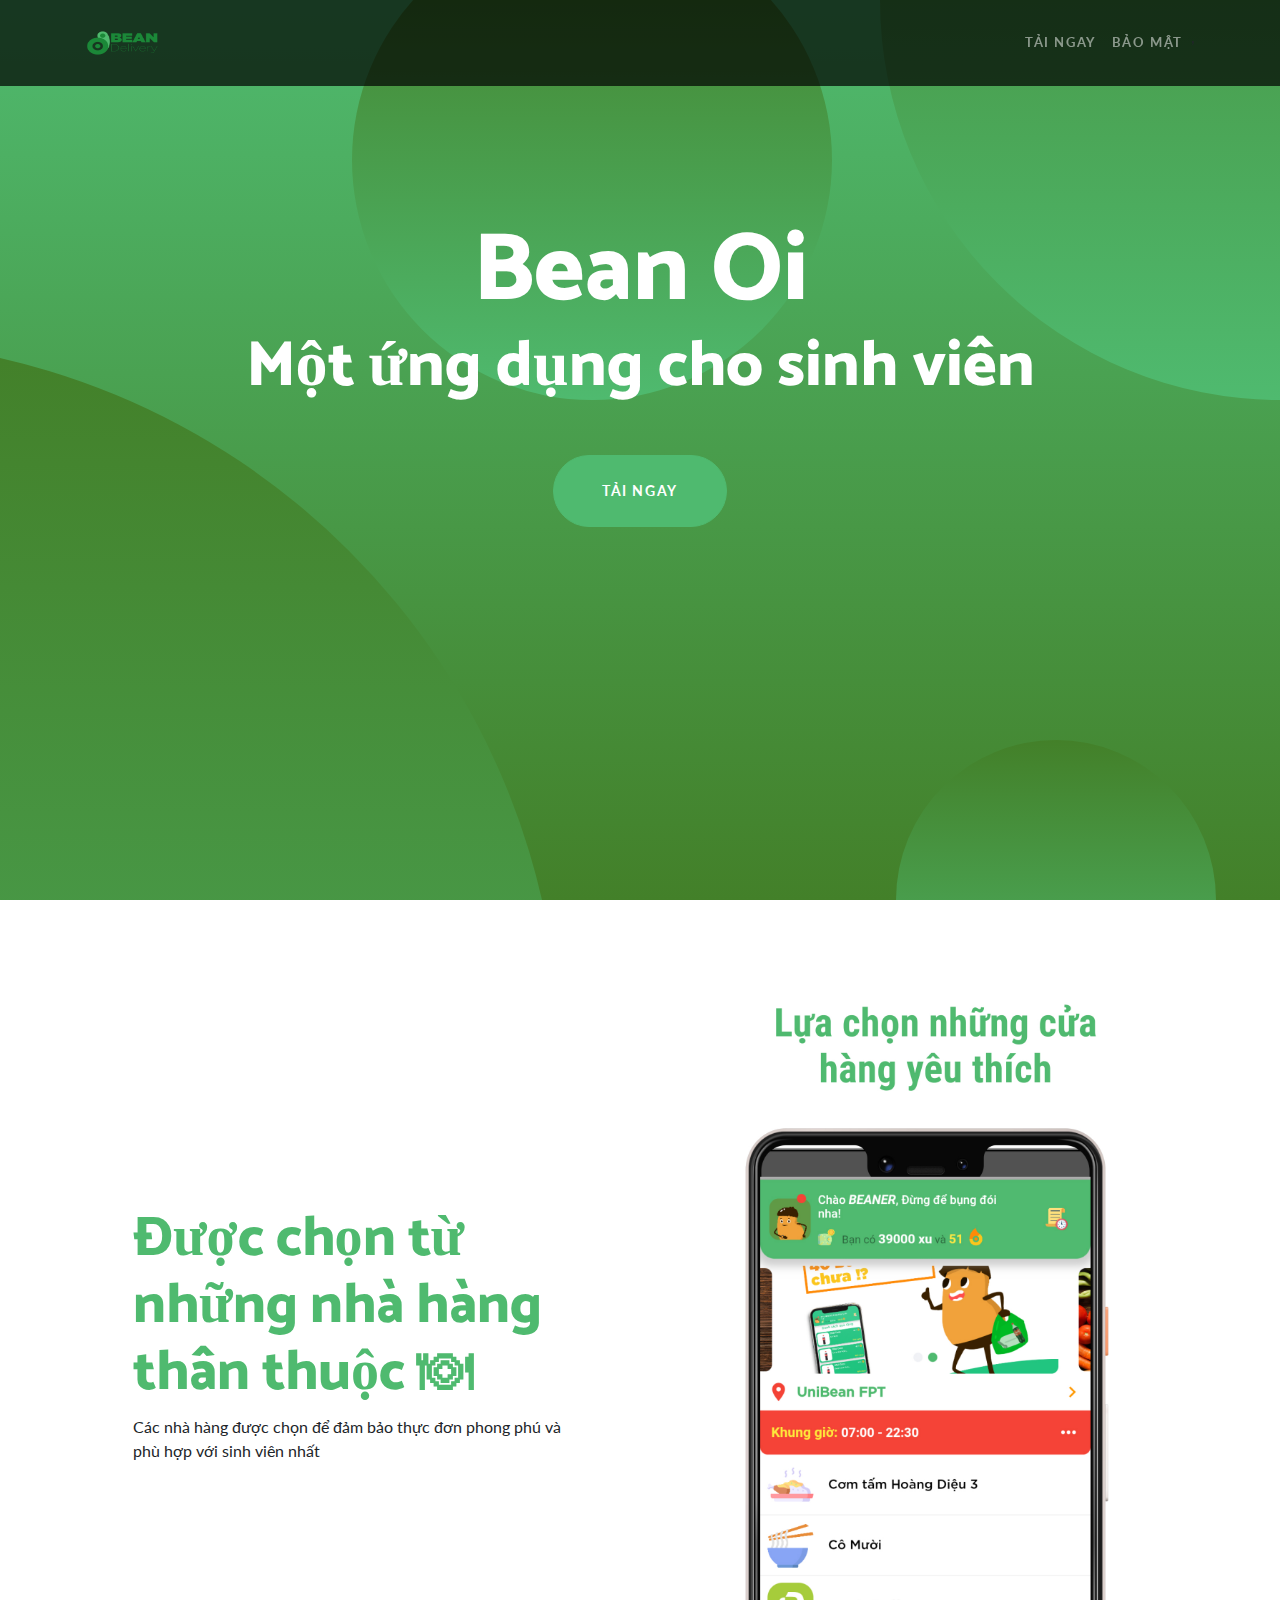
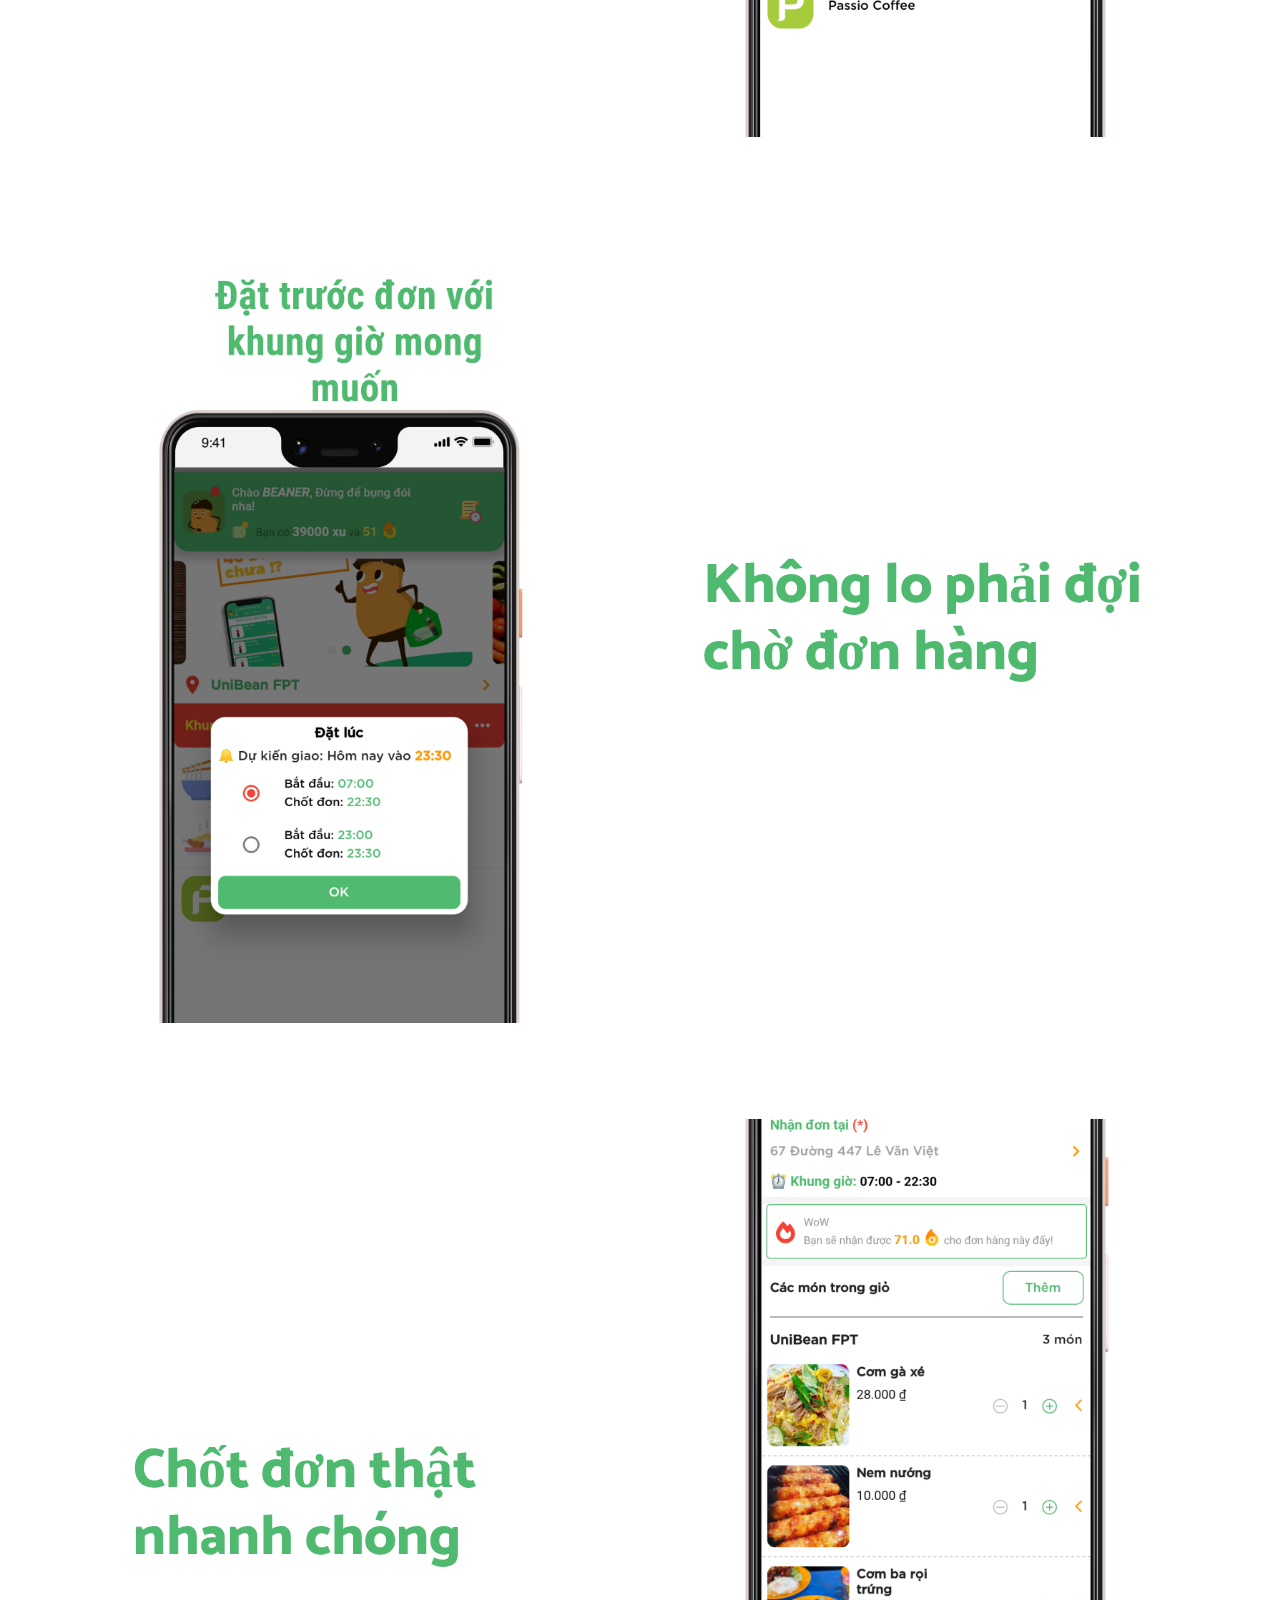
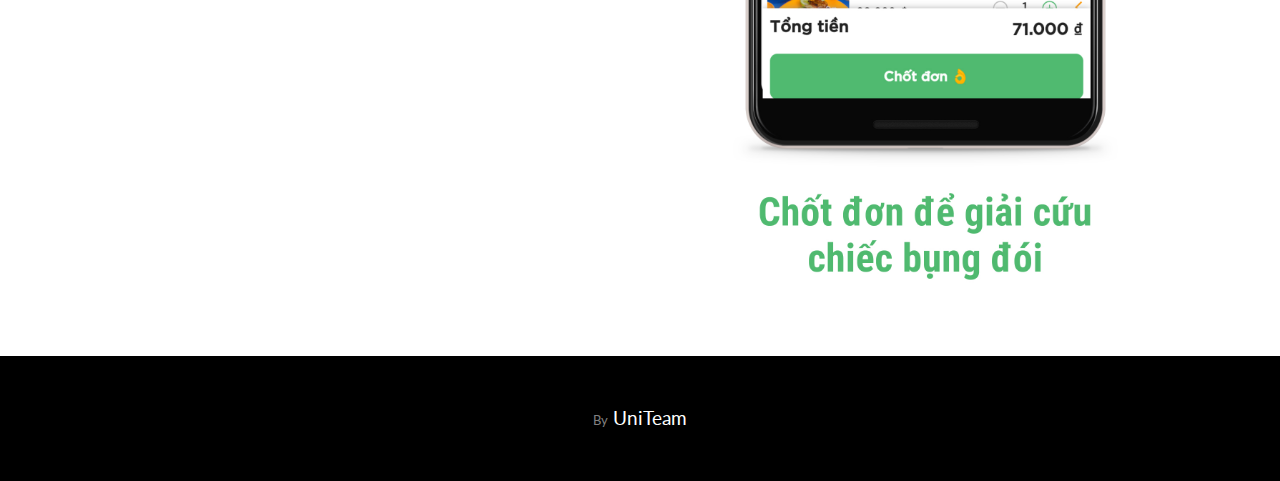
<file: index.html>
<!DOCTYPE html>
<html lang="en">
  <head>
    <meta charset="utf-8" />
    <meta
      name="viewport"
      content="width=device-width, initial-scale=1, shrink-to-fit=no"
    />
    <meta name="description" content="" />
    <meta name="author" content="" />

    <title>BeanOi - Giao cơm thật tiện ích</title>

    <!-- Bootstrap core CSS -->
    <link href="vendor/bootstrap/css/bootstrap.min.css" rel="stylesheet" />

    <!-- Custom fonts for this template -->
    <link
      href="https://fonts.googleapis.com/css?family=Catamaran:100,200,300,400,500,600,700,800,900"
      rel="stylesheet"
    />
    <link
      href="https://fonts.googleapis.com/css?family=Lato:100,100i,300,300i,400,400i,700,700i,900,900i"
      rel="stylesheet"
    />

    <!-- Custom styles for this template -->
    <link href="css/one-page-wonder.min.css" rel="stylesheet" />
  </head>

  <body>
    <!-- Navigation -->
    <nav class="navbar navbar-expand-lg navbar-dark navbar-custom fixed-top">
      <div class="container">
        <a class="navbar-brand" href="">
          <img
            src="./img/logo.png"
            alt="Logo"
            srcset=""
            width="75"
            height="60"
          />
        </a>
        <button
          class="navbar-toggler"
          type="button"
          data-toggle="collapse"
          data-target="#navbarResponsive"
          aria-controls="navbarResponsive"
          aria-expanded="false"
          aria-label="Toggle navigation"
        >
          <span class="navbar-toggler-icon"></span>
        </button>
        <div class="collapse navbar-collapse" id="navbarResponsive">
          <ul class="navbar-nav ml-auto">
            <li class="nav-item">
              <a
                target="_blank"
                class="nav-link"
                href="https://play.google.com/store/apps/details?id=com.unibean.unidelivery"
                >Tải ngay</a
              >
            </li>
            <li class="nav-item">
              <a class="nav-link" href="privacy.html">Bảo mật</a>
            </li>
            ,
          </ul>
        </div>
      </div>
    </nav>

    <header class="masthead text-center text-white">
      <div class="masthead-content">
        <div class="container">
          <h1 class="masthead-heading mb-0">Bean Oi</h1>
          <h2 class="masthead-subheading mb-0">Một ứng dụng cho sinh viên</h2>
          <a
            href="https://play.google.com/store/apps/details?id=com.unibean.unidelivery"
            class="btn btn-primary btn-xl rounded-pill mt-5"
            target="_blank"
            >Tải ngay</a
          >
        </div>
      </div>
      <div class="bg-circle-1 bg-circle"></div>
      <div class="bg-circle-2 bg-circle"></div>
      <div class="bg-circle-3 bg-circle"></div>
      <div class="bg-circle-4 bg-circle"></div>
    </header>

    <section>
      <div class="container">
        <div class="row align-items-center">
          <div class="col-lg-6 order-lg-2">
            <div class="p-5">
              <img class="img-fluid" src="img/Android 1.jpg" alt="" />
            </div>
          </div>
          <div class="col-lg-6 order-lg-1">
            <div class="p-5">
              <h2 class="display-4">
                Được chọn từ những nhà hàng thân thuộc 🍽
              </h2>
              <p>
                Các nhà hàng được chọn để đảm bảo thực đơn phong phú và phù hợp
                với sinh viên nhất
              </p>
            </div>
          </div>
        </div>
      </div>
    </section>

    <section>
      <div class="container">
        <div class="row align-items-center">
          <div class="col-lg-6">
            <div class="p-5">
              <img class="img-fluid" src="img/Android 4.jpg" alt="" />
            </div>
          </div>
          <div class="col-lg-6">
            <div class="p-5">
              <h2 class="display-4">Không lo phải đợi chờ đơn hàng</h2>
              <p></p>
            </div>
          </div>
        </div>
      </div>
    </section>

    <section>
      <div class="container">
        <div class="row align-items-center">
          <div class="col-lg-6 order-lg-2">
            <div class="p-5">
              <img class="img-fluid" src="img/Android 5.jpg" alt="" />
            </div>
          </div>
          <div class="col-lg-6 order-lg-1">
            <div class="p-5">
              <h2 class="display-4">Chốt đơn thật nhanh chóng</h2>
              <p></p>
            </div>
          </div>
        </div>
      </div>
    </section>

    <!-- Footer -->
    <footer class="py-5 bg-black">
      <div class="container">
        <p class="m-0 text-center text-white small" style="font-size: 1.2rem">
          <span style="color: grey; font-size: 0.8rem">By</span> UniTeam
        </p>
      </div>
      <!-- /.container -->
    </footer>

    <!-- Bootstrap core JavaScript -->
    <script src="vendor/jquery/jquery.min.js"></script>
    <script src="vendor/bootstrap/js/bootstrap.bundle.min.js"></script>
  </body>
</html>
</file>
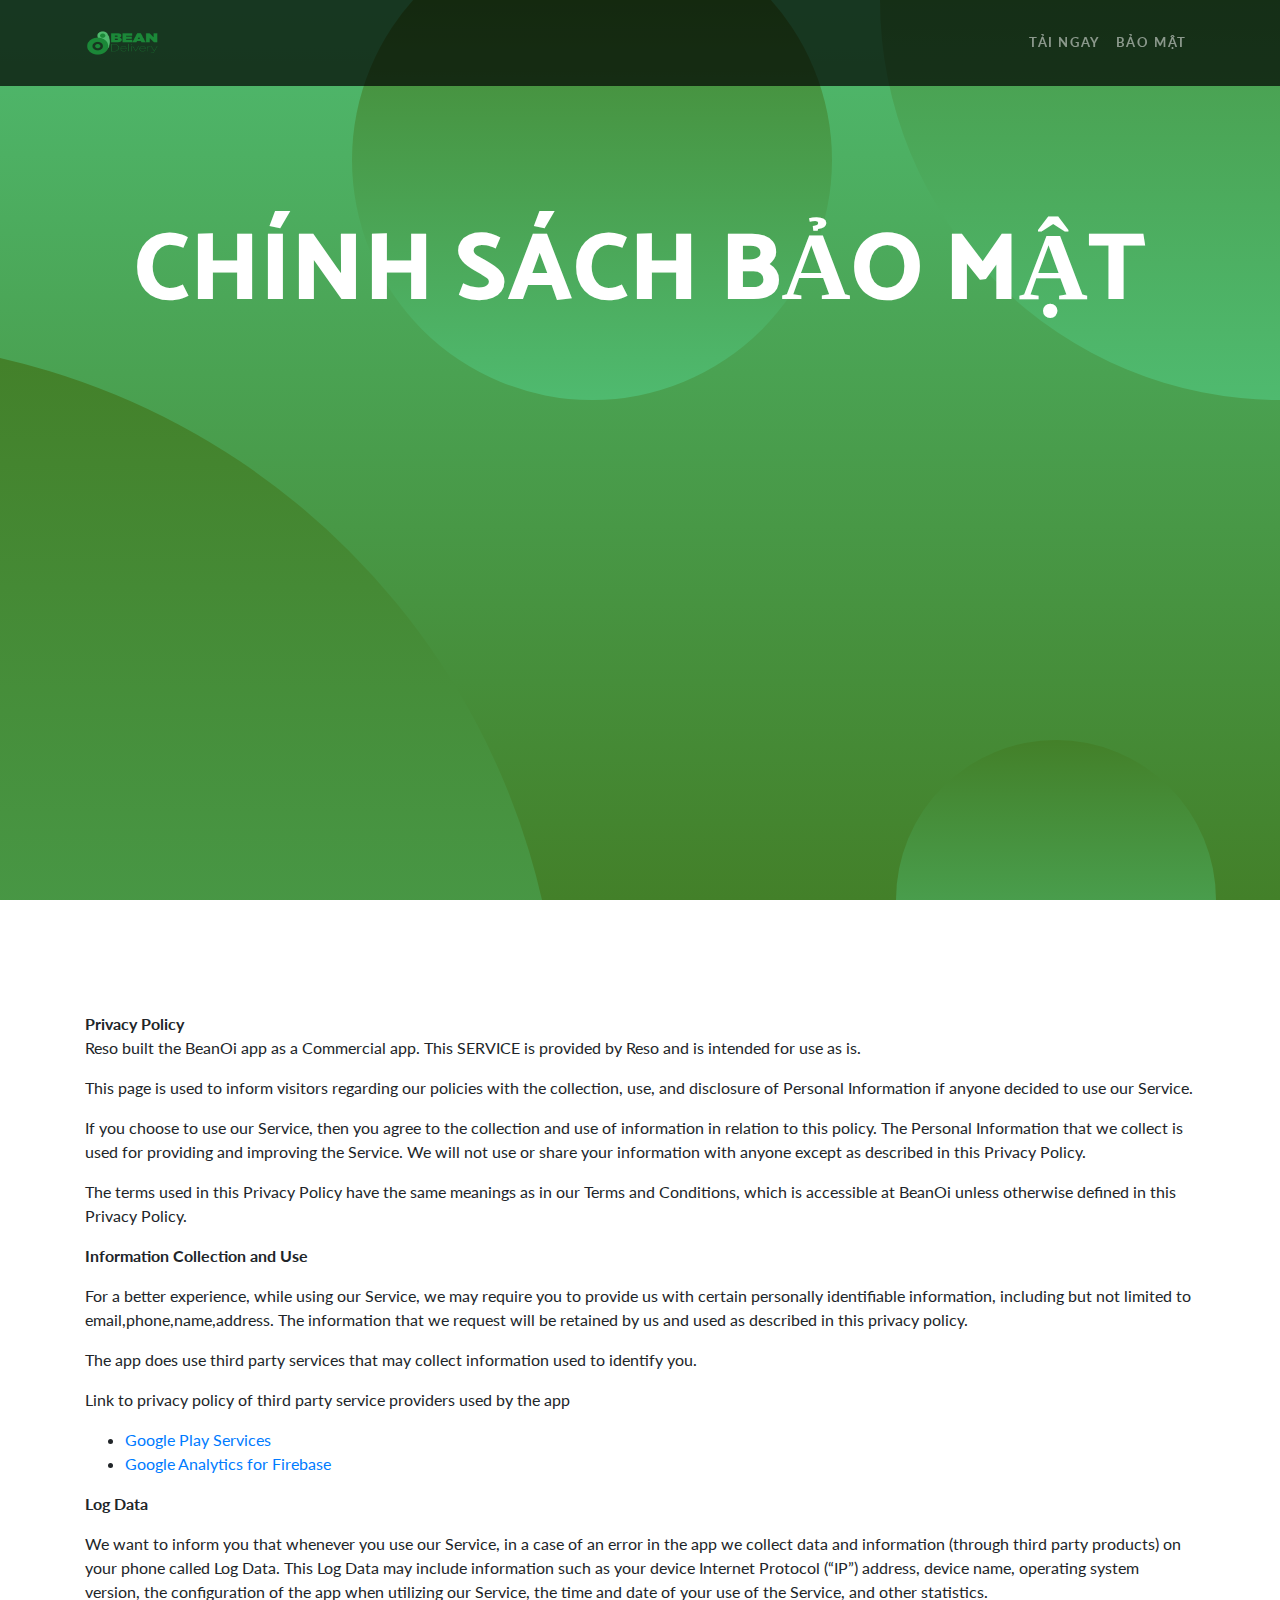
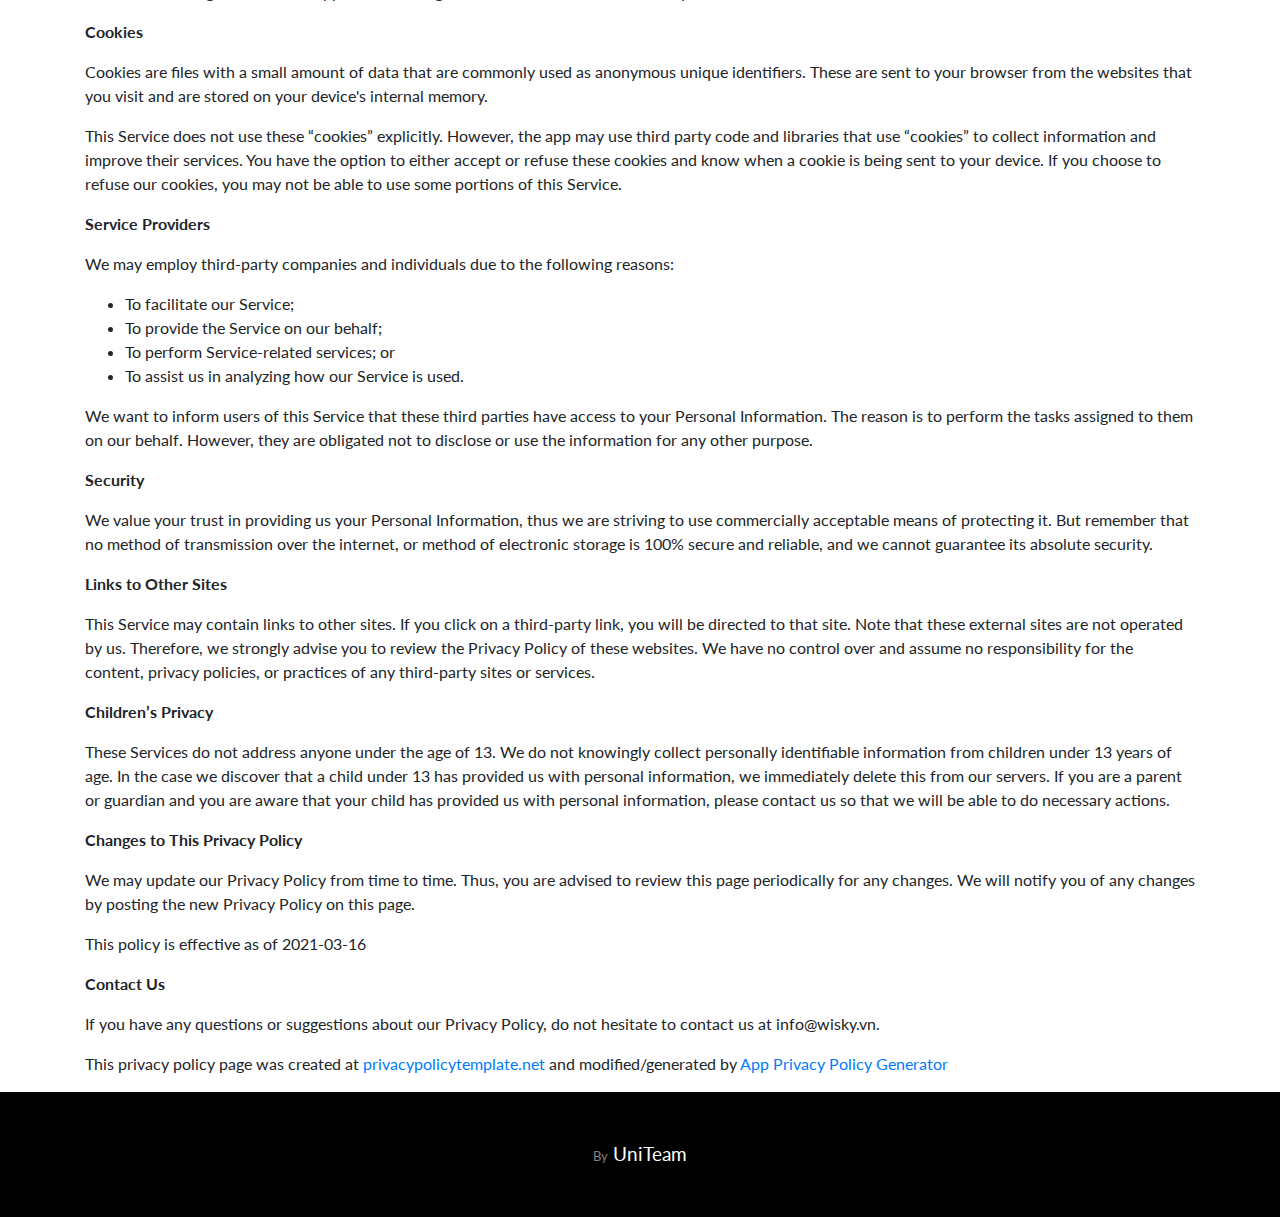
<file: privacy.html>
<!DOCTYPE html>
<html lang="en">
  <head>
    <meta charset="utf-8" />
    <meta
      name="viewport"
      content="width=device-width, initial-scale=1, shrink-to-fit=no"
    />
    <meta name="description" content="" />
    <meta name="author" content="" />

    <title>BeanOi - Chính sách bảo mật</title>

    <!-- Bootstrap core CSS -->
    <link href="vendor/bootstrap/css/bootstrap.min.css" rel="stylesheet" />

    <!-- Custom fonts for this template -->
    <link
      href="https://fonts.googleapis.com/css?family=Catamaran:100,200,300,400,500,600,700,800,900"
      rel="stylesheet"
    />
    <link
      href="https://fonts.googleapis.com/css?family=Lato:100,100i,300,300i,400,400i,700,700i,900,900i"
      rel="stylesheet"
    />

    <!-- Custom styles for this template -->
    <link href="css/one-page-wonder.min.css" rel="stylesheet" />
    <style>
      .policy-container {
        padding-top: calc(7rem);
      }
      @media (min-width: 992px) {
        policy-container {
          padding-top: calc(10rem + 55px);
          padding-bottom: 10rem;
        }
      }
    </style>
  </head>

  <body>
    <!-- Navigation -->
    <nav class="navbar navbar-expand-lg navbar-dark navbar-custom fixed-top">
      <div class="container">
        <a class="navbar-brand" href="/">
          <img
            src="./img/logo.png"
            alt="Logo"
            srcset=""
            width="75"
            height="60"
          />
        </a>
        <button
          class="navbar-toggler"
          type="button"
          data-toggle="collapse"
          data-target="#navbarResponsive"
          aria-controls="navbarResponsive"
          aria-expanded="false"
          aria-label="Toggle navigation"
        >
          <span class="navbar-toggler-icon"></span>
        </button>
        <div class="collapse navbar-collapse" id="navbarResponsive">
          <ul class="navbar-nav ml-auto">
            <li class="nav-item">
              <a
                class="nav-link"
                href="https://play.google.com/store/apps/details?id=com.unibean.unidelivery"
                target="_blank"
                >Tải ngay</a
              >
            </li>
            <li class="nav-item">
              <a class="nav-link" href="privacy.html">Bảo mật</a>
            </li>
          </ul>
        </div>
      </div>
    </nav>

    <header class="masthead text-center text-white">
      <div class="masthead-content">
        <div class="container">
          <h1 class="masthead-heading mb-0">CHÍNH SÁCH BẢO MẬT</h1>
        </div>
      </div>
      <div class="bg-circle-1 bg-circle"></div>
      <div class="bg-circle-2 bg-circle"></div>
      <div class="bg-circle-3 bg-circle"></div>
      <div class="bg-circle-4 bg-circle"></div>
    </header>

    <div class="policy-container container">
      <strong>Privacy Policy</strong>
      <p>
        Reso built the BeanOi app as a Commercial app. This SERVICE is provided
        by Reso and is intended for use as is.
      </p>
      <p>
        This page is used to inform visitors regarding our policies with the
        collection, use, and disclosure of Personal Information if anyone
        decided to use our Service.
      </p>
      <p>
        If you choose to use our Service, then you agree to the collection and
        use of information in relation to this policy. The Personal Information
        that we collect is used for providing and improving the Service. We will
        not use or share your information with anyone except as described in
        this Privacy Policy.
      </p>
      <p>
        The terms used in this Privacy Policy have the same meanings as in our
        Terms and Conditions, which is accessible at BeanOi unless otherwise
        defined in this Privacy Policy.
      </p>
      <p><strong>Information Collection and Use</strong></p>
      <p>
        For a better experience, while using our Service, we may require you to
        provide us with certain personally identifiable information, including
        but not limited to email,phone,name,address. The information that we
        request will be retained by us and used as described in this privacy
        policy.
      </p>
      <div>
        <p>
          The app does use third party services that may collect information
          used to identify you.
        </p>
        <p>
          Link to privacy policy of third party service providers used by the
          app
        </p>
        <ul>
          <li>
            <a
              href="https://www.google.com/policies/privacy/"
              target="_blank"
              rel="noopener noreferrer"
              >Google Play Services</a
            >
          </li>
          <!---->
          <li>
            <a
              href="https://firebase.google.com/policies/analytics"
              target="_blank"
              rel="noopener noreferrer"
              >Google Analytics for Firebase</a
            >
          </li>
          <!----><!----><!----><!----><!----><!----><!----><!----><!----><!----><!----><!----><!----><!----><!----><!----><!----><!----><!----><!----><!----><!----><!---->
        </ul>
      </div>
      <p><strong>Log Data</strong></p>
      <p>
        We want to inform you that whenever you use our Service, in a case of an
        error in the app we collect data and information (through third party
        products) on your phone called Log Data. This Log Data may include
        information such as your device Internet Protocol (“IP”) address, device
        name, operating system version, the configuration of the app when
        utilizing our Service, the time and date of your use of the Service, and
        other statistics.
      </p>
      <p><strong>Cookies</strong></p>
      <p>
        Cookies are files with a small amount of data that are commonly used as
        anonymous unique identifiers. These are sent to your browser from the
        websites that you visit and are stored on your device's internal memory.
      </p>
      <p>
        This Service does not use these “cookies” explicitly. However, the app
        may use third party code and libraries that use “cookies” to collect
        information and improve their services. You have the option to either
        accept or refuse these cookies and know when a cookie is being sent to
        your device. If you choose to refuse our cookies, you may not be able to
        use some portions of this Service.
      </p>
      <p><strong>Service Providers</strong></p>
      <p>
        We may employ third-party companies and individuals due to the following
        reasons:
      </p>
      <ul>
        <li>To facilitate our Service;</li>
        <li>To provide the Service on our behalf;</li>
        <li>To perform Service-related services; or</li>
        <li>To assist us in analyzing how our Service is used.</li>
      </ul>
      <p>
        We want to inform users of this Service that these third parties have
        access to your Personal Information. The reason is to perform the tasks
        assigned to them on our behalf. However, they are obligated not to
        disclose or use the information for any other purpose.
      </p>
      <p><strong>Security</strong></p>
      <p>
        We value your trust in providing us your Personal Information, thus we
        are striving to use commercially acceptable means of protecting it. But
        remember that no method of transmission over the internet, or method of
        electronic storage is 100% secure and reliable, and we cannot guarantee
        its absolute security.
      </p>
      <p><strong>Links to Other Sites</strong></p>
      <p>
        This Service may contain links to other sites. If you click on a
        third-party link, you will be directed to that site. Note that these
        external sites are not operated by us. Therefore, we strongly advise you
        to review the Privacy Policy of these websites. We have no control over
        and assume no responsibility for the content, privacy policies, or
        practices of any third-party sites or services.
      </p>
      <p><strong>Children’s Privacy</strong></p>
      <p>
        These Services do not address anyone under the age of 13. We do not
        knowingly collect personally identifiable information from children
        under 13 years of age. In the case we discover that a child under 13 has
        provided us with personal information, we immediately delete this from
        our servers. If you are a parent or guardian and you are aware that your
        child has provided us with personal information, please contact us so
        that we will be able to do necessary actions.
      </p>
      <p><strong>Changes to This Privacy Policy</strong></p>
      <p>
        We may update our Privacy Policy from time to time. Thus, you are
        advised to review this page periodically for any changes. We will notify
        you of any changes by posting the new Privacy Policy on this page.
      </p>
      <p>This policy is effective as of 2021-03-16</p>
      <p><strong>Contact Us</strong></p>
      <p>
        If you have any questions or suggestions about our Privacy Policy, do
        not hesitate to contact us at info@wisky.vn.
      </p>
      <p>
        This privacy policy page was created at
        <a
          href="https://privacypolicytemplate.net"
          target="_blank"
          rel="noopener noreferrer"
          >privacypolicytemplate.net </a
        >and modified/generated by
        <a
          href="https://app-privacy-policy-generator.nisrulz.com/"
          target="_blank"
          rel="noopener noreferrer"
          >App Privacy Policy Generator</a
        >
      </p>
    </div>

    <!-- Footer -->
    <footer class="py-5 bg-black">
      <div class="container">
        <p class="m-0 text-center text-white small" style="font-size: 1.2rem">
          <span style="color: grey; font-size: 0.8rem">By</span> UniTeam
        </p>
      </div>
      <!-- /.container -->
    </footer>

    <!-- Bootstrap core JavaScript -->
    <script src="vendor/jquery/jquery.min.js"></script>
    <script src="vendor/bootstrap/js/bootstrap.bundle.min.js"></script>
  </body>
</html>
</file>
<file: css/one-page-wonder.min.css>
/*!
 * Start Bootstrap - One Page Wonder v5.0.9 (https://startbootstrap.com/theme/one-page-wonder)
 * Copyright 2013-2021 Start Bootstrap
 * Licensed under MIT (https://github.com/StartBootstrap/startbootstrap-one-page-wonder/blob/master/LICENSE)
 */body{font-family:Lato}h1,h2,h3,h4,h5,h6{font-family:Catamaran;font-weight:800!important}.btn-xl{text-transform:uppercase;padding:1.5rem 3rem;font-size:.9rem;font-weight:700;letter-spacing:.1rem}.bg-black{background-color:#000!important}.rounded-pill{border-radius:5rem}.navbar-custom{padding-top:.5rem;padding-bottom:.5rem;background-color:rgba(0,0,0,.7)}.navbar-custom .navbar-brand{text-transform:uppercase;font-size:1rem;letter-spacing:.1rem;font-weight:700}.navbar-custom .navbar-nav .nav-item .nav-link{text-transform:uppercase;font-size:.8rem;font-weight:700;letter-spacing:.1rem}header.masthead{position:relative;overflow:hidden;min-height:100vh;padding-top:calc(7rem + 72px);padding-bottom:7rem;background:linear-gradient(0deg,#438029 0,#4fba6f 100%);background-repeat:no-repeat;background-position:center center;background-attachment:scroll;background-size:cover}header.masthead .masthead-content{z-index:1;position:relative}header.masthead .masthead-content .masthead-heading{font-size:4rem}header.masthead .masthead-content .masthead-subheading{font-size:2rem}header.masthead .bg-circle{z-index:0;position:absolute;border-radius:100%;background:linear-gradient(0deg,#4fba6f 0,#438029 100%)}header.masthead .bg-circle-1{height:90rem;width:90rem;bottom:-55rem;left:-55rem}header.masthead .bg-circle-2{height:50rem;width:50rem;top:-25rem;right:-25rem}header.masthead .bg-circle-3{height:20rem;width:20rem;bottom:-10rem;right:5%}header.masthead .bg-circle-4{height:30rem;width:30rem;top:-5rem;right:35%}.display-4{color:#4fba6f}@media (min-width:992px){header.masthead{padding-top:calc(10rem + 55px);padding-bottom:10rem}header.masthead .masthead-content .masthead-heading{font-size:6rem}header.masthead .masthead-content .masthead-subheading{font-size:4rem}}.bg-primary{background-color:#4fba6f!important}.btn-primary{background-color:#4fba6f;border-color:#4fba6f}.btn-primary:active,.btn-primary:focus,.btn-primary:hover{background-color:#3c9a58!important;border-color:#3c9a58!important}.btn-primary:focus{box-shadow:0 0 0 .2rem rgba(79,186,111,.5)}.btn-secondary{background-color:#438029;border-color:#438029}.btn-secondary:active,.btn-secondary:focus,.btn-secondary:hover{background-color:#2f591d!important;border-color:#2f591d!important}.btn-secondary:focus{box-shadow:0 0 0 .2rem rgba(67,128,41,.5)}
</file>
